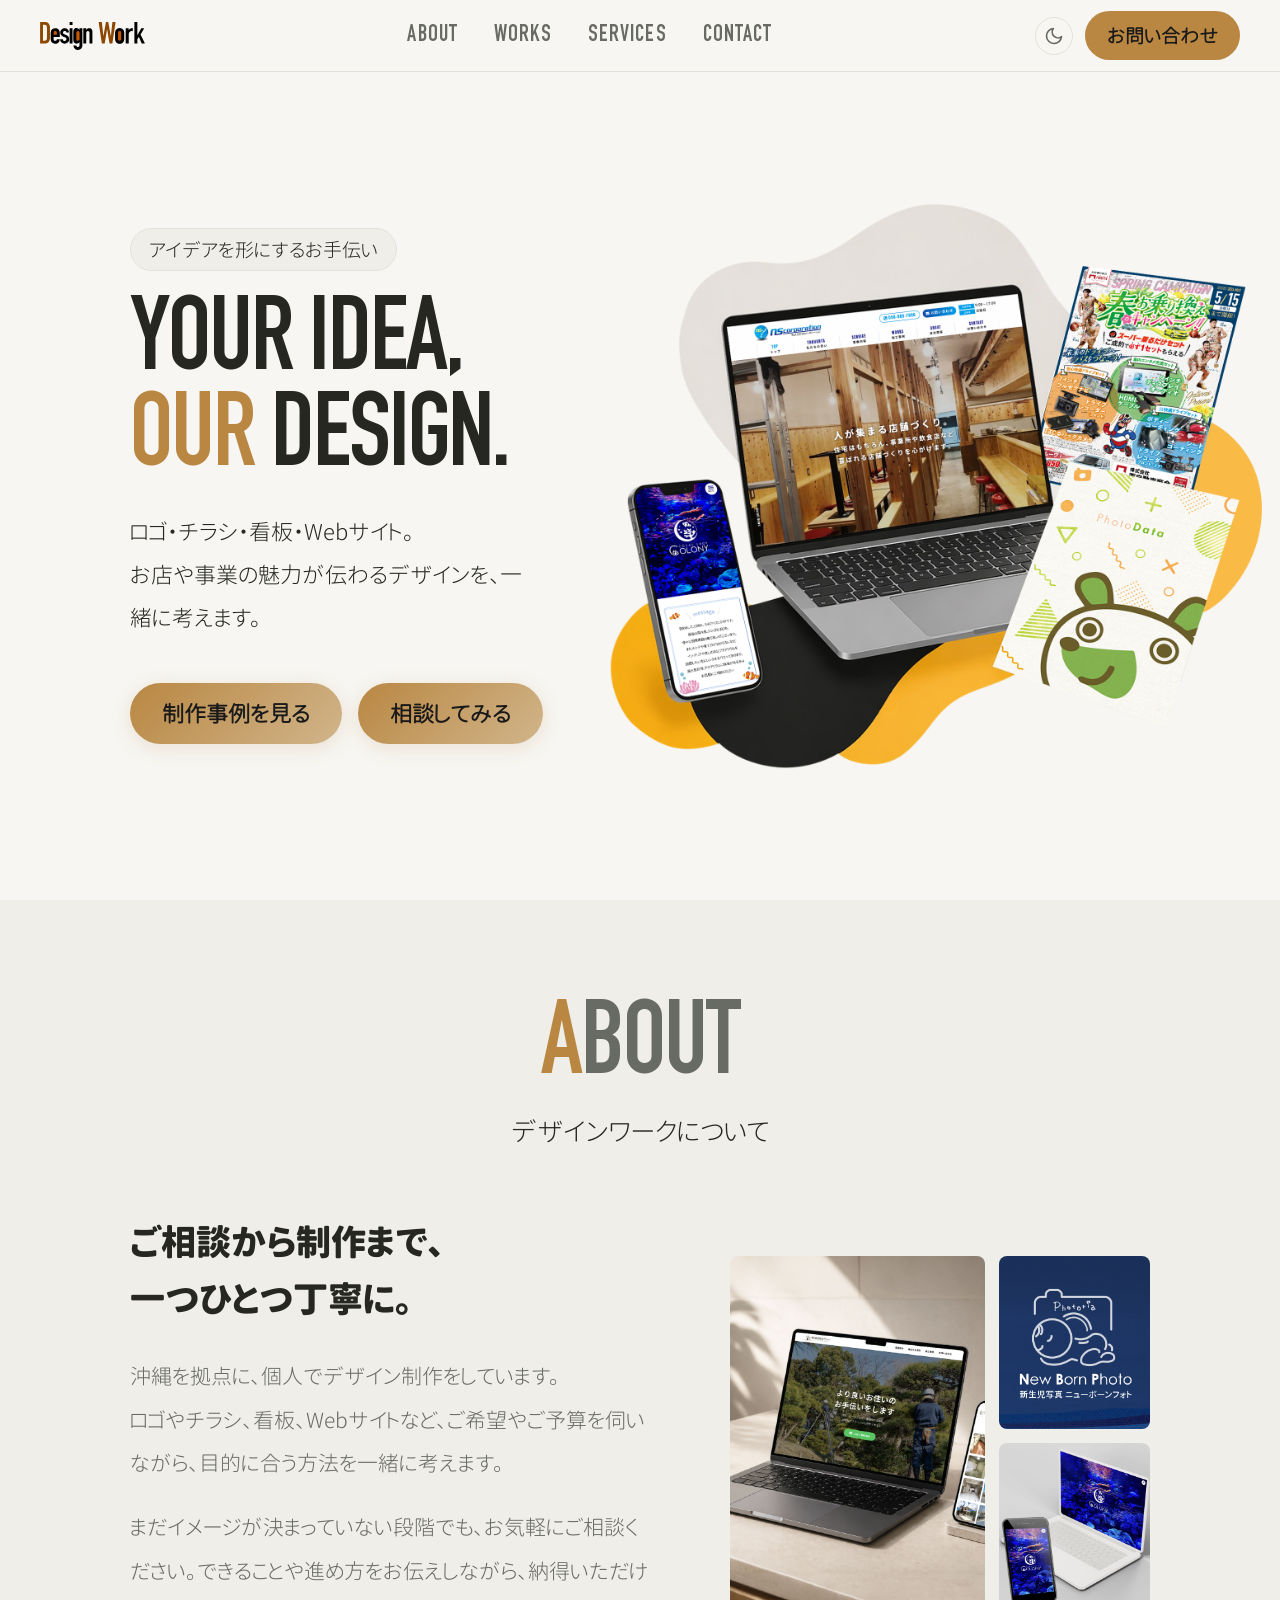
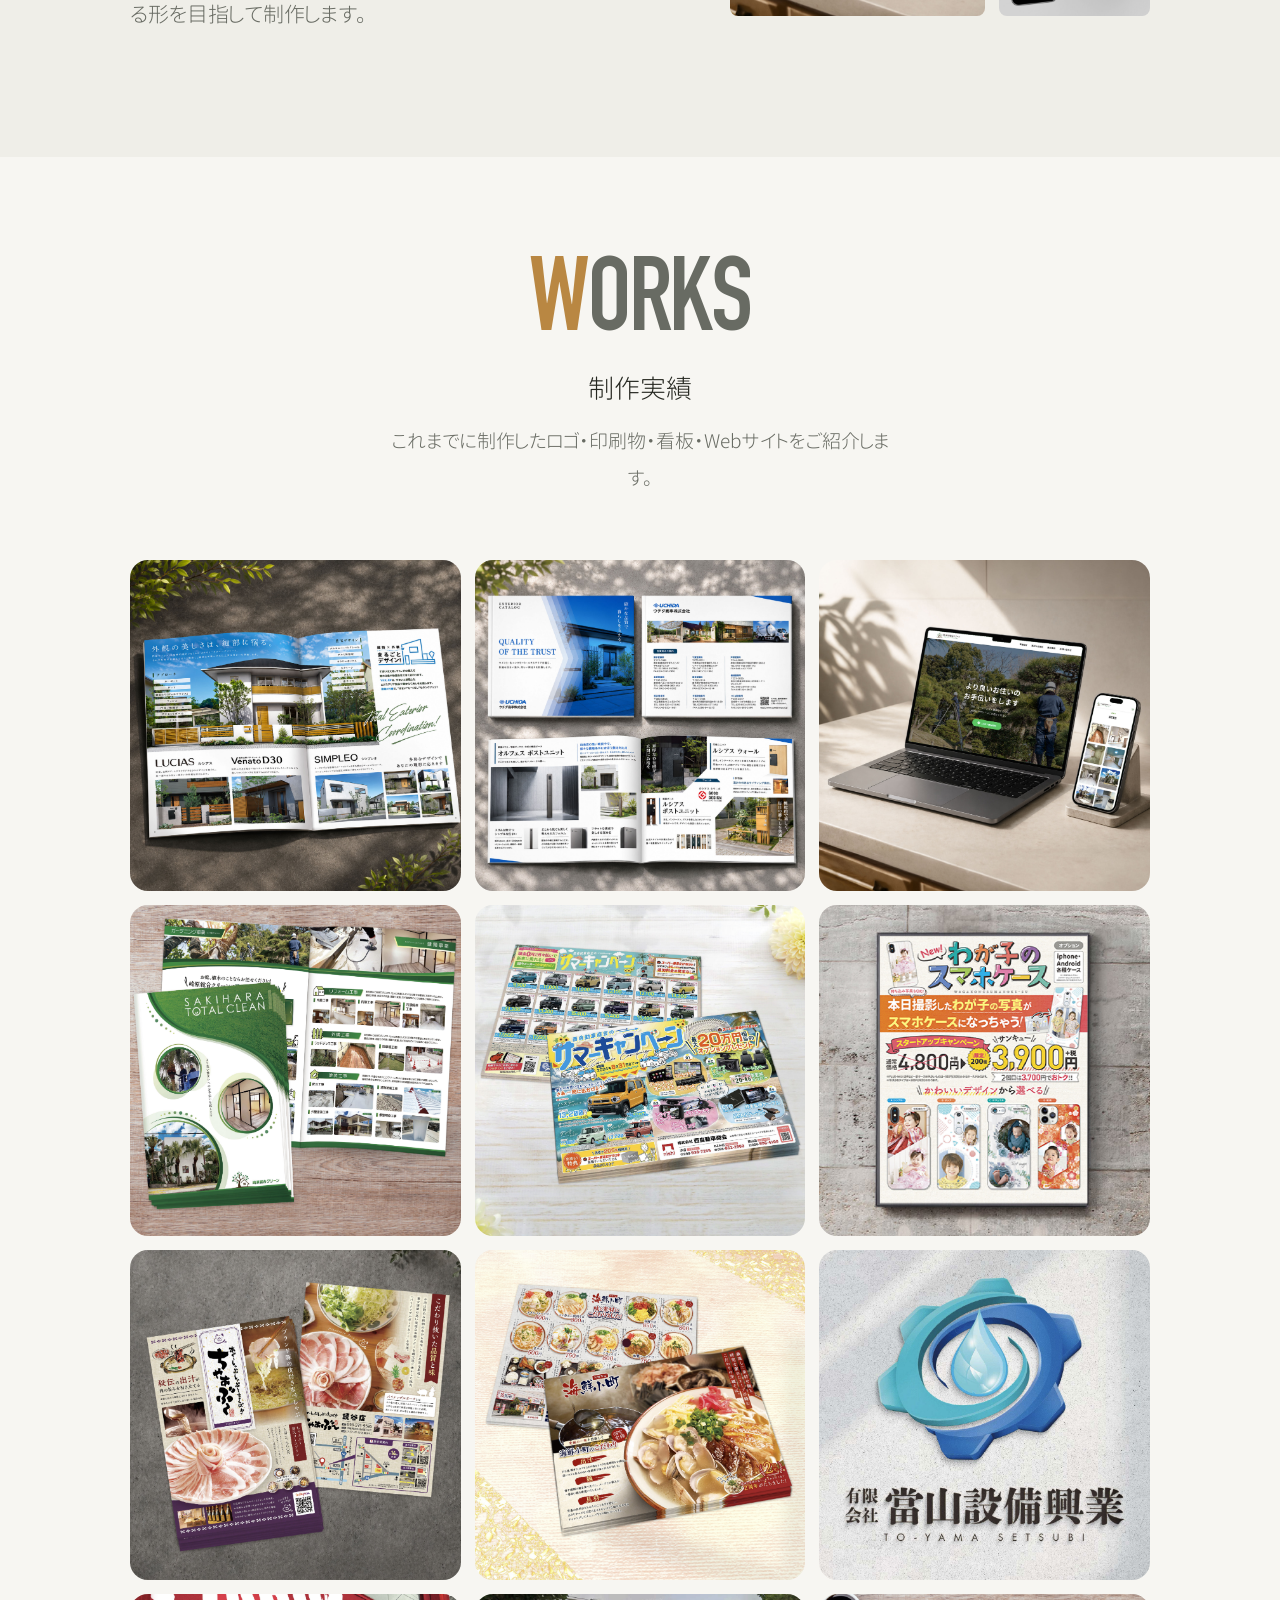
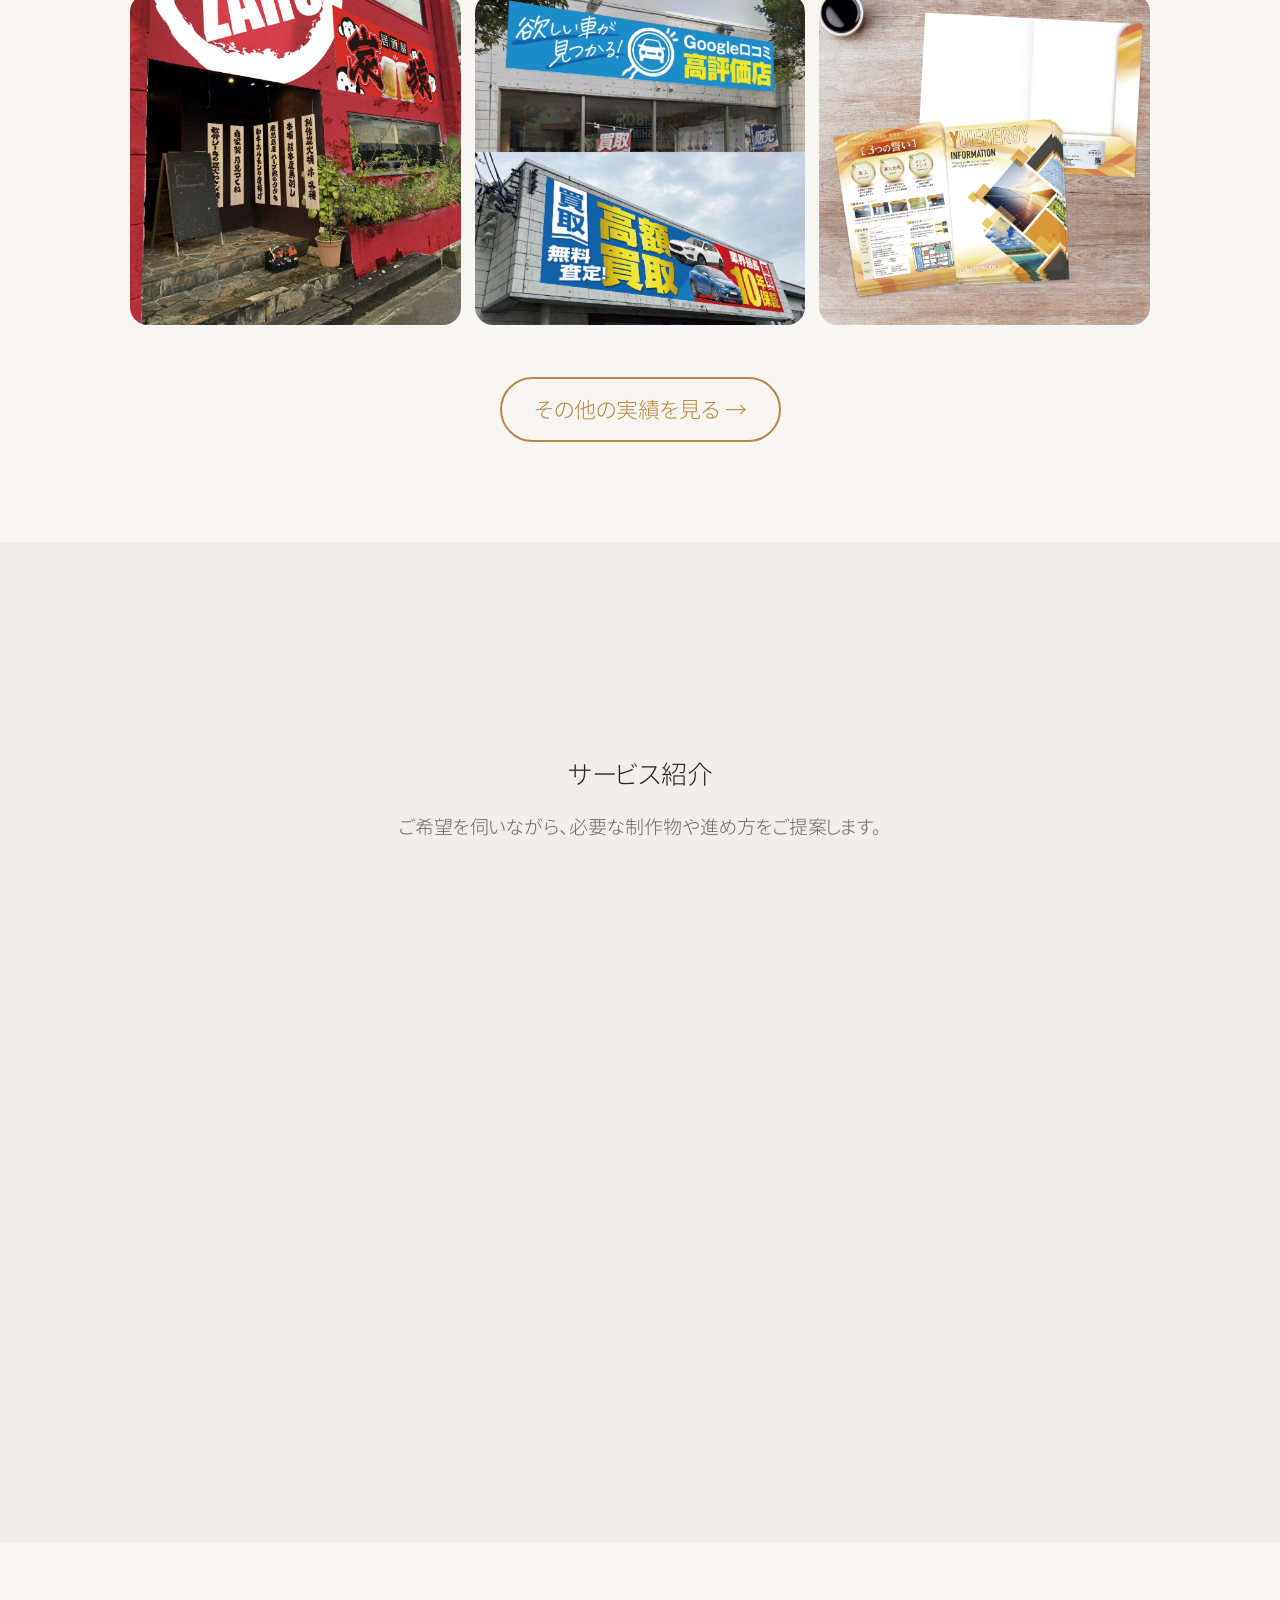
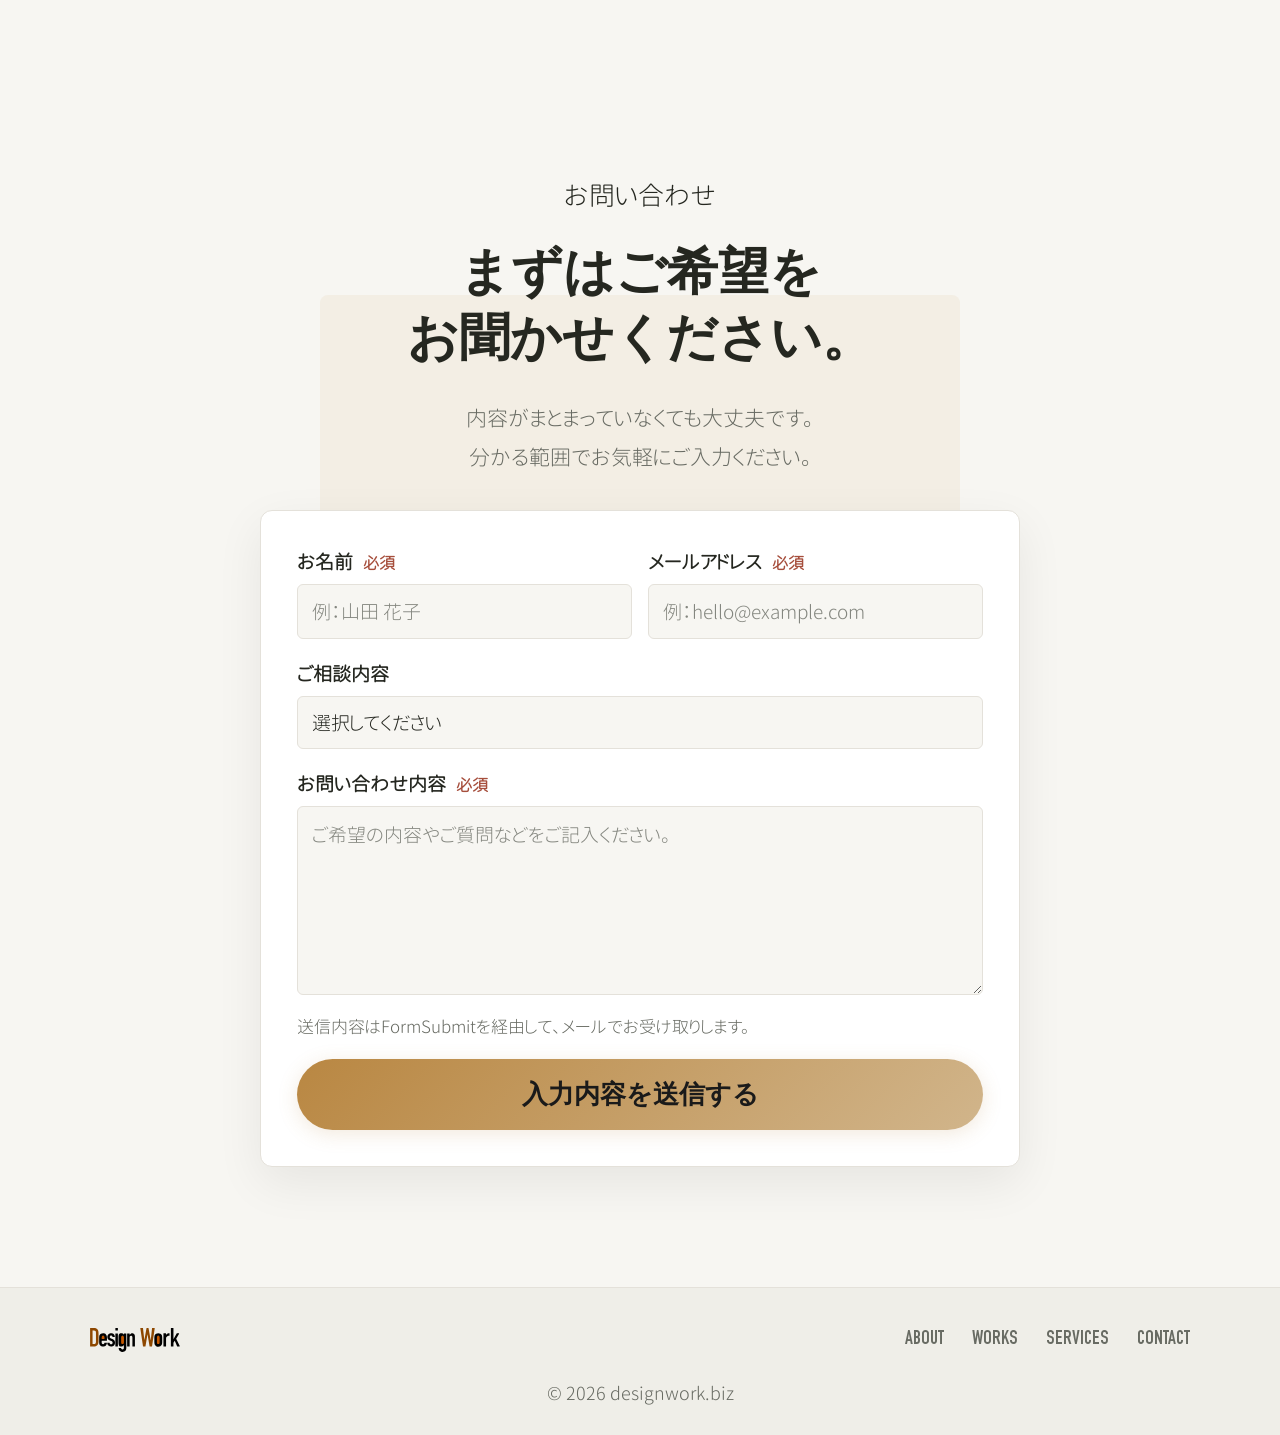
<file: index.html>
<!DOCTYPE html>
<html lang="ja">
<head>
  <meta charset="UTF-8">
  <meta name="viewport" content="width=device-width, initial-scale=1.0">
  <title>designwork — アイデアを形にするお手伝い</title>
  <meta name="description" content="ロゴ・チラシ・看板・Webサイトなど、伝えたいアイデアをデザインで形にするお手伝いをします。ご希望やご予算を伺いながら、一緒に考えます。">
  <meta property="og:type" content="website">
  <meta property="og:url" content="https://designwork.biz/">
  <meta property="og:title" content="designwork — アイデアを形にするお手伝い">
  <meta property="og:description" content="ロゴ・チラシ・看板・Webサイトなど、伝えたいアイデアをデザインで形にするお手伝いをします。">
  <meta property="og:image" content="https://designwork.biz/assets/img/hero.png">
  <link rel="shortcut icon" type="image/x-icon" href="./assets/img/favicon.ico">
  <link rel="apple-touch-icon" href="./assets/img/apple-touch-icon.png" sizes="180x180">
  <link rel="stylesheet" href="./assets/css/reset.css">
  <link rel="stylesheet" href="./assets/css/setting.css?v=2">
  <link rel="stylesheet" href="./assets/css/common.css">
  <link rel="stylesheet" href="./assets/css/__index.css?v=2">
  <link rel="stylesheet" href="./assets/css/animation.css">
</head>
<body>

  <header id="header">
    <div class="header_inner">
      <a href="index.html" class="header_logo">
        <img src="assets/img/designwork.svg" alt="designwork">
      </a>
      <nav class="header_nav">
        <a href="#about">ABOUT</a>
        <a href="#works">WORKS</a>
        <a href="#services">SERVICES</a>
        <a href="#contact">CONTACT</a>
      </nav>
      <div class="header_right">
        <button class="theme_toggle" id="themeToggle" aria-label="テーマ切り替え">
          <!-- sun (shown in dark mode) -->
          <svg class="icon_sun" viewBox="0 0 24 24" fill="none" stroke="currentColor" stroke-width="2" stroke-linecap="round" stroke-linejoin="round">
            <circle cx="12" cy="12" r="5"/>
            <line x1="12" y1="1" x2="12" y2="3"/>
            <line x1="12" y1="21" x2="12" y2="23"/>
            <line x1="4.22" y1="4.22" x2="5.64" y2="5.64"/>
            <line x1="18.36" y1="18.36" x2="19.78" y2="19.78"/>
            <line x1="1" y1="12" x2="3" y2="12"/>
            <line x1="21" y1="12" x2="23" y2="12"/>
            <line x1="4.22" y1="19.78" x2="5.64" y2="18.36"/>
            <line x1="18.36" y1="5.64" x2="19.78" y2="4.22"/>
          </svg>
          <!-- moon (shown in light mode) -->
          <svg class="icon_moon" viewBox="0 0 24 24" fill="none" stroke="currentColor" stroke-width="2" stroke-linecap="round" stroke-linejoin="round">
            <path d="M21 12.79A9 9 0 1 1 11.21 3 7 7 0 0 0 21 12.79z"/>
          </svg>
        </button>
        <a href="#contact" class="header_cta">お問い合わせ</a>
        <button class="hamburger" id="hamburger" aria-label="メニューを開く">
          <span></span><span></span><span></span>
        </button>
      </div>
    </div>
    <nav class="nav_drawer" id="navDrawer">
      <a href="#about"    class="drawer_link">ABOUT</a>
      <a href="#works"    class="drawer_link">WORKS</a>
      <a href="#services" class="drawer_link">SERVICES</a>
      <a href="#contact"  class="drawer_link">CONTACT</a>
    </nav>
  </header>

  <main>

    <!-- ========== HERO ========== -->
    <section id="hero">
      <div class="hero_container">
        <div class="hero_text">
          <p class="hero_label">アイデアを形にするお手伝い</p>
          <h1 class="hero_title">
            YOUR IDEA,<br>
            <em>OUR</em> DESIGN.
          </h1>
          <p class="hero_sub">ロゴ・チラシ・看板・Webサイト。<br>お店や事業の魅力が伝わるデザインを、一緒に考えます。</p>
          <div class="hero_btns">
            <a href="works.html" class="btn btn_primary">制作事例を見る</a>
            <a href="#contact" class="btn btn_primary">相談してみる</a>
          </div>
        </div>

        <div class="hero_visual">
          <div class="hero_blob_img">
            <img src="assets/img/hero.png" alt="制作実績サンプル">
          </div>
          <div class="hero_deco_blob hero_deco_1"></div>
          <div class="hero_deco_blob hero_deco_2"></div>
        </div>
      </div>

      <div class="hero_bg">
        <div class="hero_bg_blob hero_bg_blob_1"></div>
        <div class="hero_bg_blob hero_bg_blob_2"></div>
      </div>

      <svg class="deco_squiggle deco_squiggle_1" viewBox="0 0 90 30" xmlns="http://www.w3.org/2000/svg">
        <path d="M5,15 C18,4 32,26 46,15 C60,4 74,26 85,15"
              stroke="currentColor" stroke-width="3" fill="none" stroke-linecap="round"/>
      </svg>
      <svg class="deco_squiggle deco_squiggle_2" viewBox="0 0 70 22" xmlns="http://www.w3.org/2000/svg">
        <path d="M4,11 C15,3 26,19 37,11 C48,3 59,19 66,11"
              stroke="currentColor" stroke-width="3" fill="none" stroke-linecap="round"/>
      </svg>
    </section>

    <!-- ========== ABOUT ========== -->
    <section id="about">
      <div class="section_container">
        <div class="section_head">
          <h2 class="section_title title_action">ABOUT</h2>
          <p class="section_subtitle">デザインワークについて</p>
        </div>
        <div class="about_content">
          <div class="about_text">
            <p class="about_lead">ご相談から制作まで、<br>一つひとつ丁寧に。</p>
            <p class="about_body">
              沖縄を拠点に、個人でデザイン制作をしています。<br>
              ロゴやチラシ、看板、Webサイトなど、ご希望やご予算を伺いながら、目的に合う方法を一緒に考えます。
            </p>
            <p class="about_body">
              まだイメージが決まっていない段階でも、お気軽にご相談ください。できることや進め方をお伝えしながら、納得いただける形を目指して制作します。
            </p>
          </div>
          <div class="about_visual">
            <div class="about_visual_main">
              <img src="assets/works/img_web_2603_(株)崎原トータルクリーン.jpg" alt="Webサイトの制作実績">
            </div>
            <div class="about_visual_side">
              <img src="assets/works/img_logo_2003_photoria.jpg" alt="ロゴの制作実績">
              <img src="assets/works/img_web_2302_colony.jpg" alt="Webサイトの制作実績">
            </div>
          </div>
        </div>
      </div>
    </section>

    <!-- ========== WORKS ========== -->
    <section id="works">
      <div class="section_container">
        <div class="section_head">
          <h2 class="section_title title_action">WORKS</h2>
          <p class="section_subtitle">制作実績</p>
          <p class="section_desc">これまでに制作したロゴ・印刷物・看板・Webサイトをご紹介します。</p>
        </div>
        <ul id="top_works_list" class="works_grid"></ul>
        <div class="section_more">
          <a href="works.html" class="btn btn_outline">その他の実績を見る →</a>
        </div>
      </div>
      <svg class="deco_squiggle deco_squiggle_works" viewBox="0 0 120 22" xmlns="http://www.w3.org/2000/svg">
        <path d="M4,11 C20,3 36,19 52,11 C68,3 84,19 100,11 C108,7 113,10 116,11"
              stroke="currentColor" stroke-width="3" fill="none" stroke-linecap="round"/>
      </svg>
    </section>

    <!-- ========== SERVICES ========== -->
    <section id="services">
      <div class="section_container">
        <div class="section_head">
          <h2 class="section_title title_action">SERVICES</h2>
          <p class="section_subtitle">サービス紹介</p>
          <p class="section_desc">ご希望を伺いながら、必要な制作物や進め方をご提案します。</p>
        </div>
        <ul class="services_grid">

          <li class="service_card reveal">
            <div class="service_icon">
              <svg viewBox="0 0 24 24" fill="none" stroke="currentColor" stroke-width="1.8" stroke-linecap="round" stroke-linejoin="round">
                <path d="M12 20h9M16.5 3.5a2.121 2.121 0 013 3L7 19l-4 1 1-4L16.5 3.5z"/>
              </svg>
            </div>
            <h3 class="service_name">ロゴ制作</h3>
            <p class="service_desc">ビジネスの顔となるロゴを、想いを込めてデザインします</p>
          </li>

          <li class="service_card reveal">
            <div class="service_icon">
              <svg viewBox="0 0 24 24" fill="none" stroke="currentColor" stroke-width="1.8" stroke-linecap="round" stroke-linejoin="round">
                <rect x="2" y="6" width="20" height="12" rx="2"/>
                <path d="M7 14h4M7 10h8"/>
              </svg>
            </div>
            <h3 class="service_name">名刺・カード制作</h3>
            <p class="service_desc">手渡しの第一印象を、洗練されたデザインで演出します</p>
          </li>

          <li class="service_card reveal">
            <div class="service_icon">
              <svg viewBox="0 0 24 24" fill="none" stroke="currentColor" stroke-width="1.8" stroke-linecap="round" stroke-linejoin="round">
                <path d="M4 19.5A2.5 2.5 0 016.5 17H20"/>
                <path d="M6.5 2H20v20H6.5A2.5 2.5 0 014 19.5v-15A2.5 2.5 0 016.5 2z"/>
                <path d="M8 9h8M8 13h6"/>
              </svg>
            </div>
            <h3 class="service_name">パンフレット制作</h3>
            <p class="service_desc">ブランドの魅力をまとめた冊子・リーフレットを制作します</p>
          </li>

          <li class="service_card reveal">
            <div class="service_icon">
              <svg viewBox="0 0 24 24" fill="none" stroke="currentColor" stroke-width="1.8" stroke-linecap="round" stroke-linejoin="round">
                <path d="M14 2H6a2 2 0 00-2 2v16a2 2 0 002 2h12a2 2 0 002-2V8z"/>
                <polyline points="14 2 14 8 20 8"/>
                <path d="M8 13h8M8 17h5"/>
              </svg>
            </div>
            <h3 class="service_name">チラシ・ポスター制作</h3>
            <p class="service_desc">伝わる情報設計と目を引くビジュアルで販促をサポート</p>
          </li>

          <li class="service_card reveal">
            <div class="service_icon">
              <svg viewBox="0 0 24 24" fill="none" stroke="currentColor" stroke-width="1.8" stroke-linecap="round" stroke-linejoin="round">
                <rect x="3" y="5" width="16" height="10" rx="2"/>
                <path d="M11 15v5M7 20h8"/>
              </svg>
            </div>
            <h3 class="service_name">看板制作</h3>
            <p class="service_desc">店舗の雰囲気に合った視認性の高いサインをご提案します</p>
          </li>

          <li class="service_card reveal">
            <div class="service_icon">
              <svg viewBox="0 0 24 24" fill="none" stroke="currentColor" stroke-width="1.8" stroke-linecap="round" stroke-linejoin="round">
                <rect x="2" y="3" width="20" height="14" rx="2"/>
                <path d="M8 21h8M12 17v4M2 8h20"/>
              </svg>
            </div>
            <h3 class="service_name">WEB制作</h3>
            <p class="service_desc">スマホ対応のシンプルで使いやすいサイトを制作します</p>
          </li>

          <li class="service_card reveal">
            <div class="service_icon">
              <svg viewBox="0 0 24 24" fill="none" stroke="currentColor" stroke-width="1.8" stroke-linecap="round" stroke-linejoin="round">
                <rect x="5" y="2" width="14" height="20" rx="2"/>
                <line x1="12" y1="18" x2="12.01" y2="18"/>
              </svg>
            </div>
            <h3 class="service_name">アプリ開発</h3>
            <p class="service_desc">スマートフォンアプリの企画・デザイン・開発をお手伝いします</p>
          </li>

          <li class="service_card reveal">
            <div class="service_icon">
              <svg viewBox="0 0 24 24" fill="none" stroke="currentColor" stroke-width="1.8" stroke-linecap="round" stroke-linejoin="round">
                <path d="M21 15a2 2 0 01-2 2H7l-4 4V5a2 2 0 012-2h14a2 2 0 012 2z"/>
                <path d="M12 8v4M12 14h.01"/>
              </svg>
            </div>
            <h3 class="service_name">IT相談</h3>
            <p class="service_desc">ITツール導入やデジタル化のお悩み、気軽にご相談ください</p>
          </li>

        </ul>
      </div>
    </section>

    <!-- ========== CONTACT ========== -->
    <section id="contact">
      <div class="contact_container">
        <div class="contact_deco_blob"></div>
        <div class="contact_content">
          <div class="section_head">
            <h2 class="section_title title_action">CONTACT</h2>
            <p class="section_subtitle">お問い合わせ</p>
          </div>
          <h2 class="contact_title">まずはご希望を<br>お聞かせください。</h2>
          <p class="contact_sub">内容がまとまっていなくても大丈夫です。<br>分かる範囲でお気軽にご入力ください。</p>
          <form class="contact_form" id="contactForm" action="https://formsubmit.co/designwork.free@gmail.com" method="POST">
            <input type="hidden" name="_subject" value="designworkへのお問い合わせ">
            <input type="hidden" name="_next" value="https://designwork.biz/thanks.html">
            <div class="contact_form_grid">
              <label class="contact_field">
                <span>お名前 <span class="contact_required">必須</span></span>
                <input type="text" name="name" autocomplete="name" placeholder="例：山田 花子" required>
              </label>
              <label class="contact_field">
                <span>メールアドレス <span class="contact_required">必須</span></span>
                <input type="email" name="email" autocomplete="email" placeholder="例：hello@example.com" required>
              </label>
              <label class="contact_field contact_field_full">
                <span>ご相談内容</span>
                <select name="category">
                  <option value="">選択してください</option>
                  <option>ロゴ・名刺などのデザイン</option>
                  <option>チラシ・パンフレットなどの印刷物</option>
                  <option>Webサイト制作</option>
                  <option>看板・サイン制作</option>
                  <option>その他のご相談</option>
                </select>
              </label>
              <label class="contact_field contact_field_full">
                <span>お問い合わせ内容 <span class="contact_required">必須</span></span>
                <textarea name="message" rows="5" placeholder="ご希望の内容やご質問などをご記入ください。" required></textarea>
              </label>
            </div>
            <p class="contact_demo_note">送信内容はFormSubmitを経由して、メールでお受け取りします。</p>
            <button type="submit" class="btn btn_primary btn_large contact_submit">入力内容を送信する</button>
          </form>
        </div>
      </div>
    </section>

  </main>

  <footer id="footer">
    <div class="footer_inner">
      <a href="index.html" class="footer_logo">
        <img src="assets/img/designwork.svg" alt="designwork">
      </a>
      <nav class="footer_nav">
        <a href="#about">ABOUT</a>
        <a href="#works">WORKS</a>
        <a href="#services">SERVICES</a>
        <a href="#contact">CONTACT</a>
      </nav>
    </div>
    <small class="copyright">© 2026 designwork.biz</small>
  </footer>

  <script src="assets/js/main.js?v=2"></script>
  <script src="assets/js/animation.js"></script>
</body>
</html>
</file>
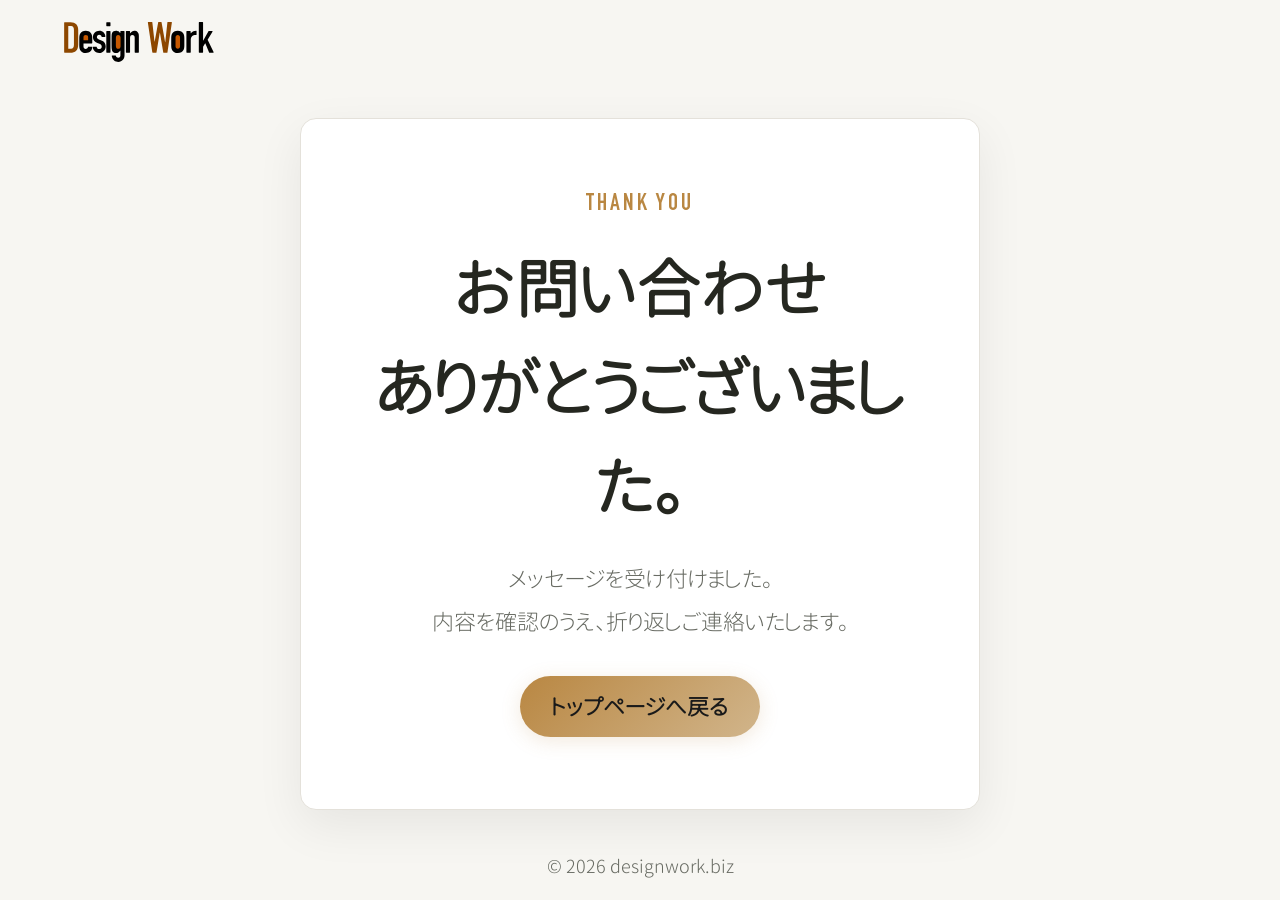
<file: thanks.html>
<!DOCTYPE html>
<html lang="ja">
<head>
  <meta charset="UTF-8">
  <meta name="viewport" content="width=device-width, initial-scale=1.0">
  <title>お問い合わせありがとうございました — designwork</title>
  <meta name="description" content="お問い合わせありがとうございます。内容を確認のうえ、折り返しご連絡いたします。">
  <meta name="robots" content="noindex, nofollow">
  <link rel="shortcut icon" type="image/x-icon" href="./assets/img/favicon.ico">
  <link rel="stylesheet" href="./assets/css/reset.css">
  <link rel="stylesheet" href="./assets/css/setting.css">
  <link rel="stylesheet" href="./assets/css/common.css">
  <link rel="stylesheet" href="./assets/css/thanks.css">
</head>
<body>
  <header class="thanks_header">
    <a href="index.html" class="header_logo">
      <img src="assets/img/designwork.svg" alt="designwork">
    </a>
  </header>
  <main class="thanks_main">
    <section class="thanks_card" aria-labelledby="thanksTitle">
      <p class="thanks_label">THANK YOU</p>
      <h1 id="thanksTitle">お問い合わせ<br>ありがとうございました。</h1>
      <p class="thanks_message">メッセージを受け付けました。<br>内容を確認のうえ、折り返しご連絡いたします。</p>
      <a href="index.html" class="btn btn_primary thanks_button">トップページへ戻る</a>
    </section>
  </main>
  <footer class="thanks_footer">
    <small class="copyright">© 2026 designwork.biz</small>
  </footer>
</body>
</html>
</file>
<file: assets/css/setting.css>
@charset "UTF-8";

@font-face {
  font-family: "BoldFont";
  src: url("../fonts/GenJyuuGothicL-P-Heavy.woff") format('woff');
  font-display: swap;
}
@font-face {
  font-family: "LightFont";
  src: url("../fonts/GenJyuuGothicL-P-Light.woff") format('woff');
  font-display: swap;
}
@font-face {
  font-family: "DINFont";
  src: url("../fonts/DIN-Condensed-Bold.woff") format('woff');
  font-display: swap;
}

body {
  font-family: "LightFont", "ヒラギノ丸ゴ Pro W4", "Hiragino Maru Gothic Pro",
               "ヒラギノ角ゴ Pro W3", "Hiragino Kaku Gothic Pro",
               "HG丸ｺﾞｼｯｸM-PRO", sans-serif;
  font-feature-settings: "palt";
}

/* ===== Light mode (default) ===== */
:root {
  --bg:            #F7F6F2;
  --bg-2:          #EFEEE8;
  --text:          #252720;
  --text-muted:    #686B63;
  --accent:        #B98742;
  --accent-2:      #D1B58B;
  --card-bg:       #FFFFFF;
  --border:        #E4E1DA;
  --header-bg:     rgba(247, 246, 242, 0.94);
  --shadow:        rgba(0, 0, 0, 0.07);
  --blob-1:        rgba(185, 135, 66, 0.12);
  --blob-2:        rgba(209, 181, 139, 0.12);

  /* compat with old CSS */
  --color-yellow:   #F5B301;
  --color-orange:   #FA6400;
  --color-gray-1:   #888888;
  --color-white:    #FAFAF8;
  --color-black:    #1C1C1C;
  --color-shadow:   rgba(0, 0, 0, 0.1);
  --color-shadow-Y: rgba(245, 179, 1, 0.5);

  --font-size-3XL:  10rem;
  --font-size-2XL:  4.6rem;
  --font-size-XL:   3.0rem;
  --font-size-L:    2.0rem;
  --font-size-M:    1.4rem;
  --font-size-S:    1.2rem;
  --font-size-SS:   1.0rem;
  --font-size-XS:   0.8rem;
  --border-radius-S: 8px;
  --border-radius-M: 12px;
  --border-radius-L: 30px;
}

/* ===== Dark mode ===== */
[data-theme="dark"] {
  --bg:            #2e2e2e;
  --bg-2:          #242424;
  --text:          #F0EEE8;
  --text-muted:    #BBBBBB;
  --accent:        #F5B301;
  --accent-2:      #D1B58B;
  --card-bg:       #2A2A2A;
  --border:        #363636;
  --header-bg:     rgba(26, 26, 26, 0.94);
  --shadow:        rgba(0, 0, 0, 0.4);
  --blob-1:        rgba(245, 179, 1, 0.10);
  --blob-2:        rgba(250, 100, 0, 0.07);

  --color-white:    #F0EEE8;
  --color-black:    #F0EEE8;
  --color-shadow:   rgba(0, 0, 0, 0.4);
  --color-shadow-Y: rgba(185, 135, 66, 0.25);
}
</file>
<file: assets/css/common.css>
*, *::before, *::after { box-sizing: border-box; }

html {
  scroll-behavior: smooth;
}

body {
  background-color: var(--bg);
  color: var(--text);
  transition: background-color 0.3s, color 0.3s;
  overflow-x: hidden;
}

#video_area {
  position: fixed;
  inset: 0;
  z-index: 0;
  overflow: hidden;
  pointer-events: none;
}

#video {
  display: block;
  width: 100%;
  height: 100%;
  object-fit: cover;
  opacity: 0.5;
}

#page_title,
#services,
footer,
.copyright {
  position: relative;
  z-index: 1;
}

img {
  max-width: 100%;
  height: auto;
  display: block;
}

section {
  scroll-margin-top: 72px;
}

/* ===== HEADER ===== */
#header {
  position: fixed;
  top: 0;
  left: 0;
  right: 0;
  z-index: 100;
}

.header_inner {
  display: flex;
  align-items: center;
  justify-content: space-between;
  padding: 0 40px;
  height: 72px;
  background-color: var(--header-bg);
  backdrop-filter: blur(14px);
  -webkit-backdrop-filter: blur(14px);
  border-bottom: 1px solid var(--border);
  transition: background-color 0.3s, border-color 0.3s, box-shadow 0.3s;
}
#header.scrolled .header_inner {
  box-shadow: 0 2px 20px var(--shadow);
}

.header_logo img {
  height: 28px;
  width: auto;
  filter: invert(1) hue-rotate(180deg);
  transition: filter 0.3s;
}
[data-theme="dark"] .header_logo img {
  filter: none;
}

.header_nav {
  display: flex;
  gap: 36px;
}
.header_nav a {
  font-family: 'DINFont', sans-serif;
  font-size: 1.4rem;
  letter-spacing: 0.05em;
  color: var(--text-muted);
  text-decoration: none;
  transition: color 0.2s;
}
.header_nav a:hover {
  color: var(--accent);
}

.header_right {
  display: flex;
  align-items: center;
  gap: 12px;
}

/* theme toggle */
.theme_toggle {
  background: none;
  border: 1px solid var(--border);
  cursor: pointer;
  padding: 8px;
  border-radius: 50%;
  display: flex;
  align-items: center;
  justify-content: center;
  color: var(--text-muted);
  transition: background 0.2s, color 0.2s, border-color 0.2s;
}
.theme_toggle:hover {
  background: var(--bg-2);
  color: var(--accent);
  border-color: var(--accent);
}
.theme_toggle svg {
  width: 20px;
  height: 20px;
}
.theme_toggle .icon_sun  { display: none; }
.theme_toggle .icon_moon { display: block; }
[data-theme="dark"] .theme_toggle .icon_sun  { display: block; }
[data-theme="dark"] .theme_toggle .icon_moon { display: none; }

/* CTA button in header */
.header_cta {
  font-size: 1.2rem;
  padding: 10px 22px;
  background: var(--accent);
  color: #1A1A1A;
  border-radius: 100px;
  text-decoration: none;
  font-weight: bold;
  transition: opacity 0.2s, transform 0.2s;
  white-space: nowrap;
}
.header_cta:hover {
  opacity: 0.85;
  transform: translateY(-1px);
}

/* hamburger */
.hamburger {
  display: none;
  flex-direction: column;
  gap: 5px;
  background: none;
  border: none;
  cursor: pointer;
  padding: 8px;
}
.hamburger span {
  display: block;
  width: 24px;
  height: 2px;
  background: var(--text);
  border-radius: 2px;
  transition: transform 0.3s, opacity 0.3s, background-color 0.3s;
}
.hamburger.active span:nth-child(1) { transform: translateY(7px) rotate(45deg); }
.hamburger.active span:nth-child(2) { opacity: 0; }
.hamburger.active span:nth-child(3) { transform: translateY(-7px) rotate(-45deg); }

/* mobile drawer */
.nav_drawer {
  display: none;
  flex-direction: column;
  background: var(--header-bg);
  backdrop-filter: blur(14px);
  -webkit-backdrop-filter: blur(14px);
  border-bottom: 1px solid var(--border);
  overflow: hidden;
  max-height: 0;
  transition: max-height 0.35s ease;
}
.nav_drawer.active {
  max-height: 320px;
}
.drawer_link {
  font-family: 'DINFont', sans-serif;
  font-size: 1.8rem;
  letter-spacing: 0.05em;
  padding: 18px 40px;
  color: var(--text);
  text-decoration: none;
  border-bottom: 1px solid var(--border);
  transition: color 0.2s, background-color 0.2s;
}
.drawer_link:hover {
  color: var(--accent);
  background: var(--bg-2);
}

/* ===== SHARED SECTION STYLES ===== */
.section_container {
  max-width: 1100px;
  margin: 0 auto;
  padding: 100px 40px;
}

.section_head {
  text-align: center;
  margin-bottom: 64px;
}

.section_title {
  font-family: 'DINFont', sans-serif;
  font-size: clamp(4rem, 8vw, 8rem);
  letter-spacing: -0.02em;
  line-height: 1;
  color: var(--text-muted);
  margin-bottom: 10px;
}
.section_title::first-letter {
  color: var(--accent);
}
.section_title.not_first_insert { opacity: 0; }

.section_subtitle {
  font-size: 1.6rem;
  color: var(--text);
  margin-bottom: 16px;
}

.section_desc {
  font-size: 1.2rem;
  color: var(--text-muted);
  max-width: 520px;
  margin: 0 auto;
  line-height: 1.9;
}

@media (max-width: 900px) {
  .header_inner { padding: 0 24px; }
  .header_nav { display: none; }
  .header_cta { display: none; }
  .hamburger { display: flex; }
  .nav_drawer { display: flex; }
}

/* ===== BUTTONS ===== */
.btn {
  display: inline-flex;
  align-items: center;
  justify-content: center;
  gap: 8px;
  padding: 14px 32px;
  border-radius: 100px;
  font-size: 1.4rem;
  text-decoration: none;
  transition: transform 0.2s, opacity 0.2s, box-shadow 0.2s;
  cursor: pointer;
  border: none;
  white-space: nowrap;
}
.btn:hover {
  transform: translateY(-2px);
}
.btn_primary {
  background: linear-gradient(135deg, var(--accent), var(--accent-2));
  color: #1A1A1A;
  font-weight: bold;
  box-shadow: 0 4px 20px rgba(185, 135, 66, 0.18);
}
.btn_primary:hover {
  box-shadow: 0 8px 28px rgba(185, 135, 66, 0.28);
}
.btn_ghost {
  background: rgb(26 26 26 / 79%);
  color: var(--text);
  border: 2px solid var(--border);
}
.btn_ghost:hover {
  border-color: var(--accent);
  color: var(--accent);
}
.btn_outline {
  background: transparent;
  color: var(--accent);
  border: 2px solid var(--accent);
}
.btn_outline:hover {
  background: var(--accent);
  color: #1A1A1A;
}
.btn_large {
  padding: 18px 52px;
  font-size: 1.6rem;
}

/* ===== PAGE TITLE (works.html) ===== */
#page_title {
  max-width: 1100px;
  margin: 0 auto;
  padding: 120px 40px 0;
}
#page_title h2 {
  font-family: 'DINFont', sans-serif;
  font-size: clamp(4rem, 8vw, 8rem);
  color: var(--text-muted);
  letter-spacing: -0.02em;
  line-height: 1;
}
#page_title h2::first-letter {
  color: var(--accent);
}
#page_title h3 {
  color: var(--text);
  font-size: 1.8rem;
  margin-top: 8px;
}
.page_title_line {
  max-width: 280px;
  margin: 20px 0;
}
/* recolor the line SVG dots to accent */
.page_title_line .cls-1,
.page_title_line .cls-2,
.page_title_line .cls-3,
.page_title_line .cls-4,
.page_title_line .cls-5 {
  fill: var(--accent);
}
.page_title_text {
  max-width: 600px;
  font-size: 1.2rem;
  color: var(--text-muted);
  line-height: 2;
  margin-top: 12px;
}

/* ===== FOOTER ===== */
#footer {
  border-top: 1px solid var(--border);
  padding: 40px 40px 28px;
  background: var(--bg-2);
  transition: background-color 0.3s;
}
.footer_inner {
  max-width: 1100px;
  margin: 0 auto 28px;
  display: flex;
  align-items: center;
  justify-content: space-between;
}
.footer_logo img {
  height: 24px;
  filter: invert(1) hue-rotate(180deg);
  transition: filter 0.3s;
}
[data-theme="dark"] .footer_logo img {
  filter: none;
}
.footer_nav {
  display: flex;
  gap: 28px;
}
.footer_nav a {
  font-family: 'DINFont', sans-serif;
  font-size: 1.2rem;
  color: var(--text-muted);
  text-decoration: none;
  transition: color 0.2s;
}
.footer_nav a:hover {
  color: var(--accent);
}
.copyright {
  display: block;
  text-align: center;
  font-size: 1.1rem;
  color: var(--text-muted);
  max-width: 1100px;
  margin: 0 auto;
  padding: 0;
}

/* ===== RESPONSIVE ===== */
@media (max-width: 900px) {
  .header_inner { padding: 0 20px; }
  .header_nav   { display: none; }
  .header_cta   { display: none; }
  .hamburger    { display: flex; }
  .nav_drawer   { display: flex; }

  .section_container { padding: 80px 20px; }

  #page_title { padding: 100px 20px 0; }
  #page_title h2 { font-size: clamp(3rem, 10vw, 5rem); }

  .footer_inner {
    flex-direction: column;
    gap: 20px;
    text-align: center;
  }
  .footer_nav {
    flex-wrap: wrap;
    justify-content: center;
    gap: 16px;
  }
}
</file>
<file: assets/css/__index.css>
/* ===================================================
   INDEX PAGE
=================================================== */

/* ===== HERO ===== */
#hero {
  position: relative;
  min-height: 100vh;
  display: flex;
  align-items: center;
  padding-top: 72px;
  overflow-x: clip;
}

.hero_bg {
  position: absolute;
  inset: 0;
  overflow: hidden;
  pointer-events: none;
  z-index: 0;
}

.hero_bg_blob,
.hero_deco_blob,
.deco_squiggle_1,
.deco_squiggle_2,
.deco_squiggle_works {
  display: none;
}

.hero_container {
  max-width: 1100px;
  margin: 0 auto;
  padding: 60px 40px;
  display: flex;
  align-items: center;
  gap: 60px;
  position: relative;
  z-index: 2;
  width: 100%;
}

.hero_text {
  flex: 0 1 60%;
  max-width: 620px;
  min-width: 0;
  position: relative;
  z-index: 2;
}

.hero_text > * {
  animation: heroContentReveal 700ms ease both;
}

.hero_label { animation-delay: 80ms; }
.hero_title { animation-delay: 180ms; }
.hero_sub { animation-delay: 300ms; }
.hero_btns { animation-delay: 420ms; }

@keyframes heroContentReveal {
  from {
    opacity: 0;
    transform: translateY(16px);
  }
  to {
    opacity: 1;
    transform: translateY(0);
  }
}

.hero_label {
  display: inline-block;
  font-size: 1.2rem;
  color: var(--text);
  padding: 6px 18px;
  background: var(--bg-2);
  border: 1px solid var(--border);
  border-radius: 100px;
  margin-bottom: 28px;
  transition: background-color 0.3s, border-color 0.3s;
}

.hero_title {
  font-family: 'DINFont', sans-serif;
  font-size: clamp(4.8rem, 8vw, 9.5rem);
  line-height: 0.94;
  letter-spacing: -0.02em;
  color: var(--text);
  margin-bottom: 20px;
  transition: color 0.3s;
}

.hero_title em {
  font-style: normal;
  color: var(--accent);
}

.hero_sub {
  font-size: 1.4rem;
  color: var(--text);
  line-height: 1.9;
  max-width: 400px;
  margin-bottom: 44px;
}

.hero_btns {
  display: flex;
  gap: 16px;
  flex-wrap: wrap;
}

.hero_visual {
  position: absolute;
  top: 50%;
  right: -80px;
  z-index: 1;
  width: min(60vw, 680px);
  display: flex;
  justify-content: center;
  transform: translateY(-50%);
  pointer-events: none;
}

.hero_blob_img {
  width: 100%;
  aspect-ratio: 1650 / 1368;
  height: auto;
  position: relative;
  z-index: 0;
  animation: heroImageFloat 8s ease-in-out 700ms infinite;
}

@keyframes heroImageFloat {
  0%, 100% {
    transform: translateY(0);
  }
  50% {
    transform: translateY(-12px);
  }
}

.hero_blob_img img {
  width: 100%;
  height: 100%;
  object-fit: cover;
  object-position: center;
  overflow: visible;
}

.hero_deco_blob {
  position: absolute;
  z-index: 1;
  pointer-events: none;
}
.hero_deco_1 {
  width: 110px;
  height: 110px;
  background: var(--blob-1);
  bottom: 20px;
  left: -16px;
  border-radius: 68% 32% 43% 57% / 57% 44% 56% 43%;
}
.hero_deco_2 {
  width: 72px;
  height: 72px;
  background: linear-gradient(135deg, var(--accent), var(--accent-2));
  top: 16px;
  right: -6px;
  border-radius: 38% 62% 57% 43% / 44% 35% 65% 56%;
  opacity: 0.65;
}

.hero_bg_blob {
  position: absolute;
  pointer-events: none;
  z-index: 0;
}
.hero_bg_blob_1 {
  width: 680px;
  height: 680px;
  top: -200px;
  right: -140px;
  background: var(--blob-1);
  border-radius: 68% 32% 54% 46% / 55% 48% 52% 45%;
}
.hero_bg_blob_2 {
  width: 380px;
  height: 380px;
  bottom: -80px;
  left: -80px;
  background: var(--blob-2);
  border-radius: 43% 57% 38% 62% / 61% 44% 56% 39%;
}

.deco_squiggle {
  position: absolute;
  pointer-events: none;
  z-index: 3;
}
.deco_squiggle_1 {
  width: 90px;
  bottom: 18%;
  left: 4%;
  opacity: 0.6;
  color: var(--accent);
}
.deco_squiggle_2 {
  width: 70px;
  top: 22%;
  right: 3%;
  opacity: 0.45;
  color: var(--accent-2);
}

/* ===== ABOUT ===== */
#about {
  background: var(--bg-2);
  position: relative;
  overflow: hidden;
  transition: background-color 0.3s;
}

.about_content {
  display: flex;
  align-items: center;
  gap: clamp(32px, 6vw, 80px);
}

.about_text { flex: 1; }

.about_lead {
  font-size: 2.2rem;
  line-height: 1.6;
  color: var(--text);
  margin-bottom: 28px;
  font-family: 'BoldFont', sans-serif;
}

.about_body {
  font-size: 1.3rem;
  color: var(--text-muted);
  line-height: 2.1;
  margin-bottom: 20px;
}

.about_visual {
  flex: 0 1 420px;
  position: relative;
  min-width: 0;
  min-height: 360px;
  display: flex;
  align-items: stretch;
  gap: 14px;
}

.about_visual_main {
  flex: 1.35;
  min-width: 0;
  min-height: 360px;
  overflow: hidden;
  border-radius: 8px;
  background: var(--card-bg);
  position: relative;
}
.about_visual_main img,
.about_visual_side img {
  width: 100%;
  height: 100%;
  object-fit: cover;
}

.about_visual_side {
  flex: 0.8;
  min-width: 0;
  display: grid;
  grid-template-rows: 1fr 1fr;
  gap: 14px;
}

.about_visual_side img {
  min-height: 0;
  border-radius: 8px;
  background: var(--card-bg);
}

/* ===== WORKS preview ===== */
#works {
  position: relative;
  overflow: hidden;
}

.works_grid {
  display: grid;
  grid-template-columns: repeat(3, 1fr);
  gap: 14px;
  margin-bottom: 52px;
  list-style: none;
}

.works_card {
  aspect-ratio: 1;
  overflow: hidden;
  border-radius: 18px;
  position: relative;
  cursor: pointer;
  background: var(--bg-2);
  transition: border-radius 0.3s;
}
.works_card:hover {
  border-radius: 24px;
}
.works_card img {
  width: 100%;
  height: 100%;
  object-fit: cover;
  transition: transform 0.45s ease;
  pointer-events: none;
}
.works_card:hover img {
  transform: scale(1.07);
}
.works_card_overlay {
  position: absolute;
  inset: 0;
  background: linear-gradient(to top, rgba(0,0,0,0.55) 0%, transparent 55%);
  opacity: 0;
  transition: opacity 0.3s;
  pointer-events: none;
}
.works_card:hover .works_card_overlay {
  opacity: 1;
}
.works_card_label {
  position: absolute;
  bottom: 14px;
  left: 16px;
  right: 16px;
  color: white;
  font-size: 1.2rem;
  transform: translateY(8px);
  transition: transform 0.3s, opacity 0.3s;
  opacity: 0;
  pointer-events: none;
}
.works_card:hover .works_card_label {
  transform: translateY(0);
  opacity: 1;
}

.section_more {
  text-align: center;
}

.deco_squiggle_works {
  width: 140px;
  right: 36px;
  top: 90px;
  opacity: 0.35;
  color: var(--accent);
}

/* ===== SERVICES ===== */
#services {
  background: var(--bg-2);
  transition: background-color 0.3s;
  position: relative;
  overflow: hidden;
}

.services_grid {
  display: grid;
  grid-template-columns: repeat(4, 1fr);
  gap: 18px;
  list-style: none;
}

.service_card {
  background: var(--card-bg);
  border: 1px solid var(--border);
  border-radius: 22px;
  padding: 28px 20px 24px;
  text-align: center;
  transition: transform 0.3s, box-shadow 0.3s, background-color 0.3s, border-color 0.3s;
}
.service_card:hover {
  transform: translateY(-6px);
  box-shadow: 0 14px 40px var(--shadow);
}

.service_icon {
  width: 54px;
  height: 54px;
  margin: 0 auto 18px;
  background: var(--blob-1);
  border-radius: 16px;
  display: flex;
  align-items: center;
  justify-content: center;
  color: var(--accent);
  transition: background-color 0.3s;
}
.service_icon svg {
  width: 26px;
  height: 26px;
}

.service_name {
  font-size: 1.3rem;
  font-weight: bold;
  color: var(--text);
  margin-bottom: 8px;
  line-height: 1.4;
  transition: color 0.3s;
}

.service_desc {
  font-size: 1.1rem;
  color: var(--text-muted);
  line-height: 1.8;
}

/* ===== CONTACT ===== */
#contact {
  position: relative;
  overflow: hidden;
}

.contact_container {
  max-width: 1100px;
  margin: 0 auto;
  padding: 120px 40px;
  position: relative;
}

.contact_deco_blob {
  position: absolute;
  width: 640px;
  height: 640px;
  top: 50%;
  left: 50%;
  transform: translate(-50%, -50%);
  background: var(--blob-1);
  border-radius: 8px;
  pointer-events: none;
  z-index: 0;
  opacity: 0.65;
}

.contact_content {
  position: relative;
  z-index: 1;
  text-align: center;
}

.contact_content .section_head {
  margin-bottom: 32px;
}

.contact_content {
  max-width: 760px;
  margin: 0 auto;
}

.contact_title {
  font-family: 'DINFont', sans-serif;
  font-size: clamp(2.6rem, 4vw, 4.2rem);
  color: var(--text);
  line-height: 1.3;
  margin-bottom: 20px;
}

.contact_sub {
  font-size: 1.3rem;
  color: var(--text-muted);
  margin-bottom: 32px;
  line-height: 1.9;
}

.contact_form {
  padding: clamp(20px, 4vw, 36px);
  border: 1px solid var(--border);
  border-radius: 12px;
  background: var(--card-bg);
  box-shadow: 0 16px 48px var(--shadow);
  text-align: left;
}

.contact_form_grid {
  display: grid;
  grid-template-columns: repeat(2, minmax(0, 1fr));
  gap: 20px 16px;
}

.contact_field {
  display: grid;
  gap: 8px;
  color: var(--text);
  font-size: 1.2rem;
  font-weight: bold;
}

.contact_field_full {
  grid-column: 1 / -1;
}

.contact_required {
  margin-left: 6px;
  color: #a64e3c;
  font-size: 1rem;
}

.contact_field input,
.contact_field select,
.contact_field textarea {
  width: 100%;
  min-height: 48px;
  padding: 12px 14px;
  border: 1px solid var(--border);
  border-radius: 6px;
  background: var(--bg);
  color: var(--text);
  font: inherit;
  font-weight: normal;
}

.contact_field textarea {
  min-height: 140px;
  resize: vertical;
  line-height: 1.7;
}

.contact_field input::placeholder,
.contact_field textarea::placeholder {
  color: var(--text-muted);
  opacity: 0.8;
}

.contact_field input:focus-visible,
.contact_field select:focus-visible,
.contact_field textarea:focus-visible,
.contact_submit:focus-visible {
  outline: 2px solid var(--accent);
  outline-offset: 2px;
}

.contact_demo_note {
  margin: 18px 0;
  color: var(--text-muted);
  font-size: 1.05rem;
  line-height: 1.7;
  text-align: left;
}

.contact_form .contact_submit {
  display: flex;
  width: 100%;
  max-width: none;
  white-space: normal;
}



/* ===== RESPONSIVE ===== */
@media (max-width: 960px) {
  .hero_container {
    gap: 32px;
    padding-right: 28px;
    padding-left: 28px;
  }
  .hero_visual { flex-basis: min(38vw, 340px); }
  .hero_blob_img { max-width: 100%; }
  .services_grid {
    grid-template-columns: repeat(2, 1fr);
  }
}

@media (max-width: 900px) {
  .hero_container {
    flex-direction: column;
    padding: 104px 24px 64px;
    gap: 30px;
    text-align: center;
  }
  .hero_text { order: 1; }
  .hero_text {
    flex: none;
    width: 100%;
    max-width: none;
  }
  .hero_sub {
    margin-right: auto;
    margin-left: auto;
    text-align: center;
  }
  .hero_visual {
    position: relative;
    top: auto;
    right: auto;
    z-index: 0;
    width: min(100%, 380px);
    height: auto;
    display: flex;
    justify-content: center;
    transform: none;
  }
  .hero_blob_img {
    width: min(100%, 300px);
    margin: 0 auto;
  }
  .hero_visual { order: 0; }
  .hero_btns { justify-content: center; }
  .about_content {
    flex-direction: column;
    gap: 40px;
    align-items: stretch;
  }
  .about_visual {
    flex: none;
    width: min(100%, 480px);
    min-height: 320px;
    margin: 0 auto;
  }

  .works_grid { grid-template-columns: repeat(2, 1fr); }

  .services_grid {
    grid-template-columns: repeat(2, 1fr);
    gap: 12px;
  }
  .service_card { padding: 22px 14px 18px; }

  .contact_container { padding: 80px 20px; }
  .contact_deco_blob { width: calc(100% - 32px); height: 320px; }
}

@media (max-width: 480px) {
  .hero_container { padding: 96px 20px 52px; }
  .hero_visual { width: 100%; }
  .hero_blob_img { width: min(92vw, 340px); }
  .hero_title { font-size: clamp(4rem, 14vw, 6rem); }
  .hero_btns { flex-direction: column; align-items: center; }
  .btn { width: 100%; max-width: 280px; }
  .works_grid { gap: 8px; }
  .about_visual {
    min-height: 0;
    flex-direction: column;
    gap: 8px;
  }
  .about_visual_main {
    flex: none;
    width: 100%;
    min-height: 0;
    aspect-ratio: 1.45;
  }
  .about_visual_side {
    flex: none;
    grid-template-columns: repeat(2, minmax(0, 1fr));
    grid-template-rows: none;
    gap: 8px;
  }
  .about_visual_side img {
    height: auto;
    aspect-ratio: 1.2;
  }
  .about_lead { font-size: 1.9rem; }
  .contact_form_grid { grid-template-columns: 1fr; gap: 16px; }
  .contact_field_full { grid-column: auto; }
}

@media (prefers-reduced-motion: reduce) {
  .hero_text > *,
  .hero_blob_img {
    animation: none;
  }

  .hero_text > * {
    opacity: 1;
    transform: none;
  }
}
</file>
<file: assets/css/animation.css>
/* ===== Section title letter animation ===== */
.section_title span:not(.fadeIn),
.content_title span:not(.fadeIn) {
  opacity: 0;
}

.fadeIn.firstText {
  color: var(--accent);
}
.fadeIn {
  display: inline-block;
  animation: fadeInUp 0.5s ease forwards;
}

@keyframes fadeInUp {
  from {
    opacity: 0;
    transform: translateY(32px);
  }
  to {
    opacity: 1;
    transform: translateY(0);
  }
}

/* ===== Scroll reveal ===== */
.reveal {
  opacity: 0;
  transform: translateY(24px);
  transition: opacity 0.6s ease, transform 0.6s ease;
}
.reveal.visible {
  opacity: 1;
  transform: translateY(0);
}

/* ===== Blob float animation (for fluid shapes) ===== */
.fluid_circle {
  background: linear-gradient(135deg, var(--accent), var(--accent-2));
  animation: fluidrotate 30s ease infinite;
}

@keyframes fluidrotate {
  0%, 100% { border-radius: 63% 37% 54% 46% / 55% 48% 52% 45%; }
  14%       { border-radius: 40% 60% 54% 46% / 49% 60% 40% 51%; }
  28%       { border-radius: 54% 46% 38% 62% / 49% 70% 30% 51%; }
  42%       { border-radius: 61% 39% 55% 45% / 61% 38% 62% 39%; }
  56%       { border-radius: 61% 39% 67% 33% / 70% 50% 50% 30%; transform: translate(-24px, 48px); }
  70%       { border-radius: 50% 50% 34% 66% / 56% 68% 32% 44%; }
  84%       { border-radius: 46% 54% 50% 50% / 35% 61% 39% 65%; }
}

/* ===== Footer catch image fade ===== */
.fadeIn img {
  animation: fadeInUp 1s ease forwards;
}
</file>
<file: assets/css/thanks.css>
.thanks_header {
  position: absolute;
  top: 0;
  left: 0;
  padding: 22px clamp(20px, 5vw, 64px);
}

.thanks_header .header_logo img {
  width: 150px;
  height: auto;
}

.thanks_main {
  display: grid;
  min-height: 100svh;
  place-items: center;
  padding: 100px 20px 72px;
}

.thanks_card {
  width: min(100%, 680px);
  min-width: 0;
  padding: clamp(32px, 7vw, 72px);
  border: 1px solid var(--border);
  border-radius: 16px;
  background: var(--card-bg);
  box-shadow: 0 16px 48px var(--shadow);
  text-align: center;
}

.thanks_label {
  margin-bottom: 20px;
  color: var(--accent);
  font-family: "DINFont", sans-serif;
  font-size: 1.5rem;
  letter-spacing: 0.12em;
}

.thanks_card h1 {
  color: var(--text);
  font-size: clamp(2.4rem, 6vw, 4rem);
  line-height: 1.55;
}

.thanks_message {
  margin-top: 20px;
  color: var(--text-muted);
  font-size: 1.35rem;
  line-height: 2;
}

.thanks_button {
  display: inline-flex;
  justify-content: center;
  margin-top: 32px;
  text-decoration: none;
}

.thanks_footer {
  position: absolute;
  right: 0;
  bottom: 20px;
  left: 0;
}

@media (max-width: 480px) {
  .thanks_header {
    padding-top: 18px;
  }

  .thanks_header .header_logo img {
    width: 128px;
  }
}
</file>
